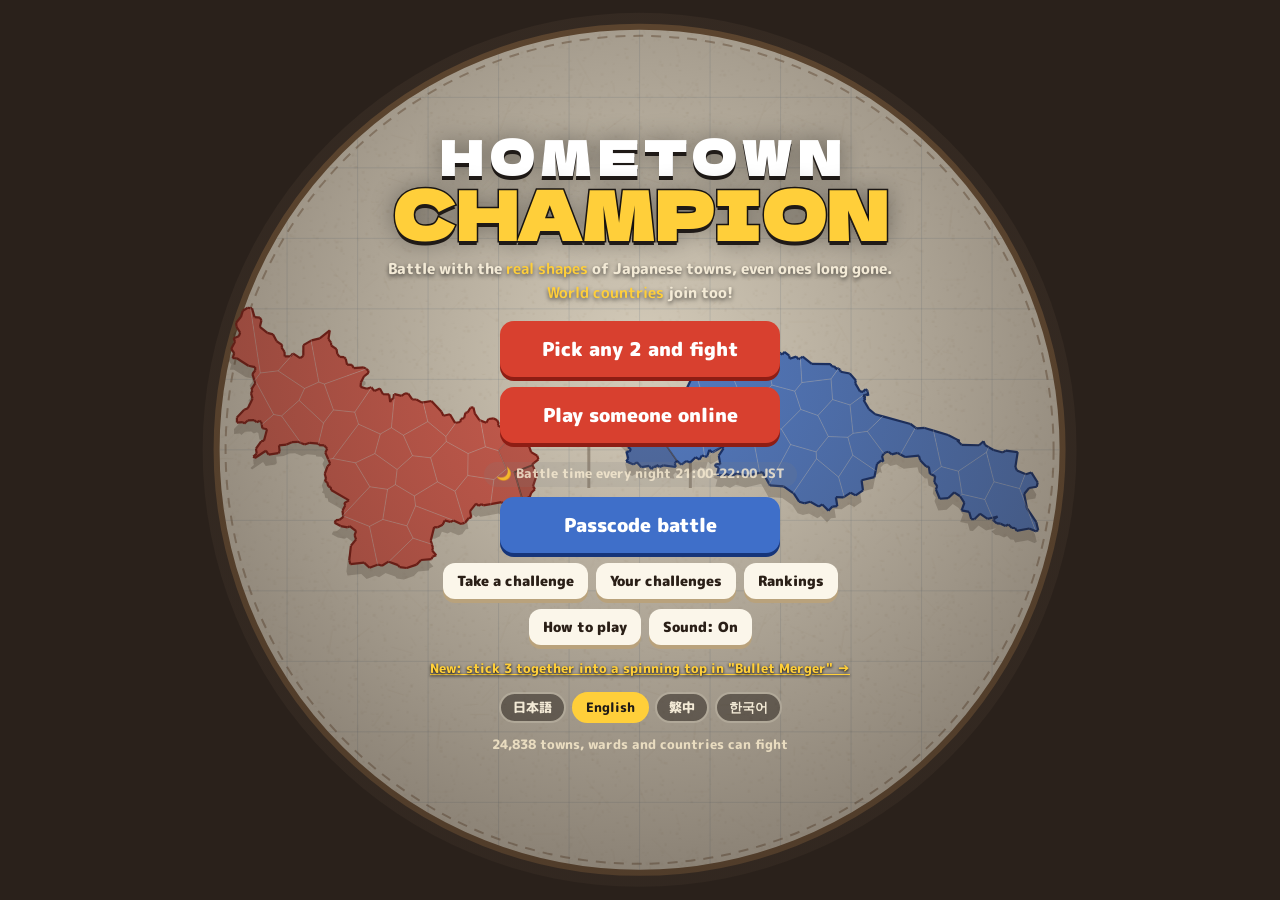
<file: index.html>
<!doctype html>
<html lang="ja">
<head>
<!-- Google tag (gtag.js) -->
<script async src="https://www.googletagmanager.com/gtag/js?id=G-5RB6XMN0QR"></script>
<script>
  window.dataLayer = window.dataLayer || [];
  function gtag(){dataLayer.push(arguments);}
  gtag('js', new Date());
  gtag('config', 'G-5RB6XMN0QR');
</script>
<meta charset="utf-8">
<meta name="viewport" content="width=device-width,initial-scale=1,maximum-scale=1,user-scalable=no,viewport-fit=cover">
<title>地元の最強</title>
<meta name="description" content="全国の市町村と世界の国の「本物の形」でぶつかり合う。明治から今まで、なくなった町村も昔の国も出られる。あなたの地元は最強か？">
<meta name="theme-color" content="#2a211b">
<meta property="og:title" content="地元の最強">
<meta property="og:description" content="全国の市町村と世界の国・州・都市・町、24,838が本物の形でぶつかり合う。あなたの地元は最強か？">
<meta property="og:type" content="website">
<meta property="og:url" content="https://nasubi-no-oniwa.github.io/jimoto/">
<meta property="og:site_name" content="なすびのお庭">
<meta property="og:image" content="https://nasubi-no-oniwa.github.io/jimoto/icons/ogp.png">
<meta property="og:image:width" content="1200">
<meta property="og:image:height" content="630">
<meta name="twitter:card" content="summary_large_image">
<meta name="twitter:title" content="地元の最強">
<meta name="twitter:description" content="全国の市町村と世界の国・州・都市・町、24,838が本物の形でぶつかり合う。あなたの地元は最強か？">
<meta name="twitter:image" content="https://nasubi-no-oniwa.github.io/jimoto/icons/ogp.png">
<meta name="apple-mobile-web-app-capable" content="yes">
<link rel="manifest" href="manifest.json">
<link rel="icon" href="icons/icon-192.png">
<link rel="apple-touch-icon" href="icons/apple-touch-icon.png">
<link rel="preconnect" href="https://fonts.googleapis.com">
<link rel="preconnect" href="https://fonts.gstatic.com" crossorigin>
<link href="https://fonts.googleapis.com/css2?family=Dela+Gothic+One&family=Yuji+Syuku&family=M+PLUS+Rounded+1c:wght@500;800;900&display=swap" rel="stylesheet">
<link rel="stylesheet" href="css/style.css?v=13">
<!-- nasubi-track: 結果画面とXへの投稿の回数を記録（ゲームの動きには影響しない） -->
<script>(function(){try{var G="jimoto",IDS=["result"];
function ev(n){try{if(typeof gtag==='function')gtag('event',n,{game:G});}catch(e){}}
var o=window.open;window.open=function(u){try{if(/intent\/(post|tweet)/.test(String(u)))ev('x_share');}catch(e){}return o.apply(window,arguments);};
if(!IDS.length)return;
function vis(e){if(!e||!e.isConnected||e.closest('[hidden]'))return false;var r=e.getBoundingClientRect();if(r.width<1||r.height<1)return false;for(var n=e;n&&n.nodeType===1;n=n.parentElement){var s=getComputedStyle(n);if(s.display==='none'||s.visibility==='hidden'||parseFloat(s.opacity)<0.05)return false;}return true;}
var was={};setInterval(function(){try{var any=false;for(var i=0;i<IDS.length;i++){if(vis(document.getElementById(IDS[i])))any=true;}if(any&&!was.v)ev('result_view');was.v=any;}catch(e){}},700);
}catch(e){}})();</script>
<!-- nasubi-ad: スマホのとき、結果画面とタイトル画面の決めた場所に広告の帯（と、決めた場所だけその下に大きい広告）を出す（遊んでいる最中は出さない・ボタンに重ねない・広告の幅320pxを切らない・画面が出たらすぐ見せるが、最初の1.2秒は押しても反応しない・画面が出るたびに新しい広告を読みこむ（場所ごとに30秒に1回まで）・画面が隠れて2秒たったら広告を外して止める・タイトル画面はタイトル用の広告枠を使う） -->
<script>(function(){try{var C=[{"a": "#result .sheet-in", "v": "#result"}, {"a": "#s-title div.t-wrap", "v": "#s-title", "t": 1, "b": 1, "m": 20, "x": "", "x2": ""}],BIG=1,M=20,EX="",EX2="",AD='https://nasubi-no-oniwa.github.io/ad/',AD2='https://nasubi-no-oniwa.github.io/ad/big.html',TAD='https://nasubi-no-oniwa.github.io/ad/t.html',TAD2='https://nasubi-no-oniwa.github.io/ad/tbig.html',LOCK=1200,HOLD=2000,MIN=30000;
if(/[?&]noad=1/.test(location.search))return;
if(!/iPhone|iPod|Android|Mobile|Windows Phone|BlackBerry/i.test(navigator.userAgent||''))return;
var S=[];
function vis(e){if(!e||!e.isConnected||e.closest('[hidden]'))return false;var r=e.getBoundingClientRect();if(r.width<1||r.height<1)return false;for(var n=e;n&&n.nodeType===1;n=n.parentElement){var s=getComputedStyle(n);if(s.display==='none'||s.visibility==='hidden'||parseFloat(s.opacity)<0.05)return false;}return true;}
function opt(i,k,d){return C[i][k]===undefined?d:C[i][k];}
function mk(i){var b=document.createElement('div');b.className='nsb-ad';b.style.cssText='display:block;position:static;float:none;box-sizing:content-box;width:320px;min-width:320px;max-width:none;height:50px;margin:'+opt(i,'m',M)+'px calc((100% - 320px) / 2) 0;padding:0;border:0;background:none;box-shadow:none;border-radius:0;transform:none;overflow:hidden;flex:0 0 auto;align-self:center;'+opt(i,'x',EX);return b;}
function mk2(i){var g=document.createElement('div');g.className='nsb-ad nsb-big';g.style.cssText='display:block;position:static;float:none;box-sizing:content-box;width:300px;min-width:300px;max-width:none;height:250px;margin:20px calc((100% - 300px) / 2) 0;padding:0;border:0;background:none;box-shadow:none;border-radius:0;transform:none;overflow:hidden;flex:0 0 auto;align-self:center;'+opt(i,'x2',EX2);return g;}
function mkf(u,w,h){var f=document.createElement('iframe');f.title='ad';f.setAttribute('scrolling','no');f.width=w;f.height=h;f.style.cssText='border:0;margin:0;padding:0;width:'+w+'px;height:'+h+'px;display:block;max-width:none;visibility:hidden;pointer-events:none';f.src=u;return f;}
function place(){for(var i=0;i<C.length;i++){var a=document.querySelector(C[i].a);if(!a)continue;var s=S[i]||(S[i]={b:mk(i),g:opt(i,'b',BIG)?mk2(i):null,on:false,since:0,hid:0,last:0,f:null,f2:null});var b=s.b;
if(C[i].p==='first'){if(a.firstElementChild!==b)a.insertBefore(b,a.firstChild);}else if(b.parentNode!==a)a.appendChild(b);
if(s.g&&b.nextSibling!==s.g)a.insertBefore(s.g,b.nextSibling);}}
function off(s,now){if(s.f){s.f.style.visibility='hidden';s.f.style.pointerEvents='none';}if(s.f2){s.f2.style.visibility='hidden';s.f2.style.pointerEvents='none';}s.on=false;s.since=0;s.hid=now;}
function kill(s){if(s.f){if(s.f.parentNode)s.f.parentNode.removeChild(s.f);s.f=null;}if(s.f2){if(s.f2.parentNode)s.f2.parentNode.removeChild(s.f2);s.f2=null;}}
function tick(){try{place();var k=-1,i,s,res=false,now=Date.now();
for(i=0;i<C.length;i++){s=S[i];if(!C[i].t&&s&&vis(document.querySelector(C[i].v))&&vis(s.b)){k=i;res=true;break;}}
if(k<0)for(i=0;i<C.length;i++){s=S[i];if(C[i].t&&s&&vis(document.querySelector(C[i].v))&&vis(s.b)){k=i;break;}}
if(document.hidden)k=-1;
for(i=0;i<C.length;i++){s=S[i];if(!s)continue;
if(C[i].t){var d=(res&&vis(document.querySelector(C[i].v)))?'none':'block';if(s.b.style.display!==d){s.b.style.display=d;if(s.g)s.g.style.display=d;}}
if(i!==k){if(s.on)off(s,now);if(s.f&&now-s.hid>=HOLD&&now-s.last>=MIN)kill(s);}}
if(k<0)return;
s=S[k];
if(!s.on){s.on=true;s.since=now;}
if(!s.f){var t=!!C[k].t;s.f=mkf(t?TAD:AD,320,50);s.b.appendChild(s.f);if(s.g){s.f2=mkf(t?TAD2:AD2,300,250);s.g.appendChild(s.f2);}s.last=now;}
if(s.f.parentNode!==s.b)s.b.appendChild(s.f);if(s.f2&&s.f2.parentNode!==s.g)s.g.appendChild(s.f2);
var pe=(now-s.since<LOCK)?'none':'auto';
s.f.style.visibility='visible';s.f.style.pointerEvents=pe;if(s.f2){s.f2.style.visibility='visible';s.f2.style.pointerEvents=pe;}
}catch(_){}}
function go(){place();try{new MutationObserver(place).observe(document.body,{childList:true,subtree:true});}catch(_){}setInterval(tick,300);}
if(document.body)go();else document.addEventListener('DOMContentLoaded',go);
}catch(e){}})();</script>
<!-- nasubi-next: 結果画面に「次のゲーム」を出す（右にスライドするか押すと、おすすめの画面。中身は nasubi-no-oniwa.github.io/next/next.js で全作品共通） -->
<script>window.NSB_NEXT={"g": "jimoto", "r": [{"a": "#result .sheet-in", "v": "#result"}], "ad": 1};</script>
<script src="https://nasubi-no-oniwa.github.io/next/next.js" defer></script>
</head>
<body>
<canvas id="arena"></canvas>

<!-- タイトル -->
<section class="screen active" id="s-title">
  <div class="t-wrap">
    <div class="logo" data-ih="logo"><span class="l1">地元の</span><span class="l2">最強</span></div>
    <p class="sub" data-ih="tagline">市町村の<b>本物の形</b>でぶつかり合え。<br>明治から今まで、なくなった町村もぜんぶ出られる。<br><b>世界の国</b>も参戦！</p>
    <div class="t-btns">
      <button class="btn big hot" id="btn-play" data-i="btn_play">好きな2つを戦わせる</button>
      <button class="btn big blue" id="btn-online" data-i="btn_online">あいことば対戦</button>
      <div class="row t-row2">
        <button class="btn sm2" id="btn-chal" data-i="btn_chal">挑戦状と戦う</button>
        <button class="btn sm2" id="btn-mine" data-i="btn_mine">あなたの挑戦状</button>
        <button class="btn sm2" id="btn-bz" data-i="btn_bz">番付</button>
      </div>
      <div class="row t-row2">
        <button class="btn sm2" id="btn-howto" data-i="howto">あそびかた</button>
        <button class="btn sm2" id="btn-snd"><span data-i="snd">音：</span><span id="snd-name">あり</span></button>
      </div>
      <p class="chal-mine" id="chal-mine"></p>
      <button class="news" id="chal-news" hidden></button>
      <a class="to-dangan" href="../dangan/" data-i="dangan_link">新作：3つをくっつけてコマにする「弾丸合併」→</a>
      <div class="langs" role="group" aria-label="Language"><button type="button" data-lang="ja">日本語</button><button type="button" data-lang="en">English</button><button type="button" data-lang="zh">繁中</button><button type="button" data-lang="ko">한국어</button></div>
    </div>
    <p class="loading" id="loading">市町村を読みこみ中…</p>
  </div>
</section>

<!-- えらぶ -->
<section class="screen" id="s-setup">
  <header class="bar">
    <button class="btn sm ghost" id="btn-setup-back" data-i="back_arrow">← もどる</button>
    <select class="cls" id="cls-sel"></select>
    <div class="mode" id="mode-box">
      <button class="seg on" data-mode="pol" data-i="pol_on">政策あり</button><button class="seg" data-mode="nopol" data-i="pol_off">政策なし</button>
    </div>
    <div class="on-st" id="on-st"></div>
  </header>
  <div class="side-tabs" id="side-tabs"></div>
  <div class="slots" id="slots" data-tab="0">
    <div class="slot" id="slot0"></div>
    <div class="vs-mid"><span>VS</span></div>
    <div class="slot" id="slot1"></div>
  </div>
  <footer class="bar bottom">
    <button class="btn big hot" id="btn-fight" data-i="fight_btn">はっけよい！</button>
  </footer>
</section>

<!-- 検索 -->
<div class="sheet" id="picker">
  <div class="sheet-in">
    <div class="pk-head">
      <input id="pk-q" type="search" placeholder="市町村の名前（ひらがなでもOK）" data-ip="ph_pk" autocomplete="off">
      <button class="btn sm" id="pk-rand" data-i="random">おまかせ</button>
      <button class="btn sm ghost" id="pk-close" data-i="close">とじる</button>
    </div>
    <div class="pk-hint" id="pk-hint" data-i="pk_hint0">例：「ふちゅう」「湯布院」「北海道 村」</div>
    <ul class="pk-list" id="pk-list"></ul>
  </div>
</div>

<!-- 試合 -->
<section class="screen" id="s-battle">
  <div class="hud">
    <div class="hp l"><b id="hn0"></b><div class="gauge"><i id="hg0"></i></div><span id="hv0">100%</span></div>
    <div class="clock" id="clock">60</div>
    <div class="hp r"><span id="hv1">100%</span><div class="gauge"><i id="hg1"></i></div><b id="hn1"></b></div>
  </div>
  <div class="call" id="call"></div>
  <div class="rec-bar" id="rec-bar" hidden><span class="rec-dot"></span><span id="rec-txt"></span><button class="btn sm" id="rec-cancel" data-i="vid_cancel">やめる</button></div>
  <div class="b-btns"><button class="btn sm ghost" id="btn-speed">×1</button><button class="btn sm ghost" id="btn-skip" data-i="skip">結果へ</button></div>
</section>

<!-- 結果 -->
<div class="sheet" id="result">
  <div class="sheet-in res">
    <div class="res-t" id="res-t"></div>
    <div class="res-line" id="res-line"></div>
    <canvas id="res-img" width="1200" height="675" hidden></canvas>
    <div class="row r-main"><button class="btn big hot img-btn" id="btn-img">勝利画像を出す</button><button class="btn big blue" id="btn-vid" data-i="vid_post">動画で投稿</button></div>
    <div class="row">
      <button class="btn" id="btn-replay" data-i="replay">もう一度見る</button>
      <button class="btn" id="btn-change">組み合わせを変える</button>
    </div>
    <div class="row" id="chal-row"><button class="btn" id="btn-chal-put" data-i="put_chal">挑戦状を置く</button><button class="btn hot" id="btn-chal-next" data-i="chal_next">べつの挑戦状と戦う</button></div>
    <p class="note" id="res-note"></p>
  </div>
</div>

<!-- 結果画像 -->
<div class="sheet" id="imgview">
  <div class="sheet-in iv">
    <img id="iv-img" alt="結果画像" data-ia="res_img">
    <div class="row">
      <button class="btn hot" id="btn-share" data-i="post_x">Xに投稿</button>
      <button class="btn" id="btn-save" data-i="save_img">画像を保存</button>
      <button class="btn" id="iv-close" data-i="close">とじる</button>
    </div>
    <p class="note" data-i="long_press">画像を長押しでも保存できます</p>
  </div>
</div>

<!-- 録画しますか？ -->
<div class="sheet" id="recq">
  <div class="sheet-in rq">
    <h3 data-i="rec_q_h">録画しますか？</h3>
    <p class="note" data-i="rec_q_note">録画すると、試合のあとすぐに動画で投稿できます。</p>
    <div class="row"><button class="btn big blue" id="rq-yes" data-i="rec_yes">録画する</button><button class="btn big" id="rq-no" data-i="rec_no">録画しない</button></div>
  </div>
</div>

<!-- 試合の動画 -->
<div class="sheet" id="vidview">
  <div class="sheet-in iv">
    <video id="vv" playsinline controls loop muted></video>
    <div class="row">
      <button class="btn hot" id="vv-share" data-i="post_x">Xに投稿</button>
      <button class="btn" id="vv-save" data-i="vid_save">動画を保存</button>
      <button class="btn" id="vv-close" data-i="close">とじる</button>
    </div>
    <p class="note" id="vv-note"></p>
  </div>
</div>

<!-- あなたの挑戦状 -->
<section class="screen" id="s-mine">
  <div class="panel">
    <header class="p-head"><button class="btn sm ghost" id="btn-mine-back" data-i="back_arrow">← もどる</button><h2 data-i="btn_mine">あなたの挑戦状</h2></header>
    <div class="p-body">
      <div id="mine-list"></div>
      <div class="xf">
        <h3 data-i="xf_h">ほかの端末に引き継ぐ</h3>
        <p class="note" data-i="xf_note">挑戦状は、この端末に覚えています。スマホを変えるときは、コードで引き継げます。</p>
        <div class="row"><button class="btn sm" id="btn-xf-out" data-i="xf_out">コードを出す</button><button class="btn sm" id="btn-xf-in" data-i="xf_in">コードを入れる</button></div>
      </div>
    </div>
  </div>
</section>

<!-- 番付 -->
<section class="screen" id="s-bz">
  <div class="panel">
    <header class="p-head"><button class="btn sm ghost" id="btn-bz-back" data-i="back_arrow">← もどる</button><h2 data-i="btn_bz">番付</h2><select class="cls" id="bz-reg" aria-label="地域" data-ia="bz_reg"></select></header>
    <div class="p-body">
      <p class="note bz-note" data-i="bz_note">この30日で挑戦者を倒した数で決まります（同じ市町村・向き・政策の相手は1回だけ数えます）。勝ちは試合を計算しなおして確かめ、合わないものは外します。</p>
      <p class="bz-st" id="bz-st"></p>
      <div id="bz-list"></div>
    </div>
  </div>
</section>

<!-- あいことば対戦 -->
<section class="screen" id="s-online">
  <div class="card on-card">
    <h2 data-i="btn_online">あいことば対戦</h2>
    <div id="on-form">
      <p class="note" data-i="on_note">同じ「あいことば」を入れた人と1対1。お互いに市町村・向き・政策をこっそり決めて、同時に公開します。3人目からは観戦です。</p>
      <label class="fld"><span data-i="name">なまえ</span><input id="in-name" maxlength="8" placeholder="8文字まで" data-ip="ph_name8"></label>
      <label class="fld"><span data-i="passcode">あいことば</span><input id="in-code" maxlength="20" placeholder="例：ちもとたいけつ" data-ip="ex_code"></label>
      <button class="btn hot wide" id="btn-join" data-i="join_in">入る</button>
    </div>
    <div id="on-wait" class="hide"><p class="big-note" id="on-msg">あいてを待っています…</p><p class="note" id="on-people"></p></div>
    <p class="err" id="on-err"></p>
    <button class="btn sm ghost" id="btn-on-back" data-i="back">もどる</button>
  </div>
</section>

<!-- あそびかた -->
<section class="screen" id="s-howto">
  <div class="card how">
    <h2 data-i="howto">あそびかた</h2>
    <ol>
      <li data-ih="how1"><b>2つの市町村をえらぶ。</b>名前（漢字でもひらがなでも）で探せます。明治から今までの市町村・区、なくなった町村もぜんぶ出られます。<b>世界の国・地域</b>（「フランス」「アメリカ」など）、カリフォルニア州・バイエルン自由州などの<b>州・省・県</b>、テヘラン・フィラデルフィアなどの<b>都市</b>、アルベロベッロ・オンフルールなどの<b>町</b>、ソビエト連邦などの<b>昔の国</b>（「昔の国」で探せます）とも戦えます。</li>
      <li data-ih="how2"><b>階級をえらぶ。</b>人口で「村の部（1万人まで）」「町の部（1万〜5万）」「市の部（5万〜30万）」「大都市の部（30万〜）」に分かれています。「全体の部」はだれでも出られます。</li>
      <li data-ih="how3"><b>向きを決める。</b>45度ずつ8方向。どこから相手に当たるかで結果が変わります。</li>
      <li data-ih="how4"><b>政策カードで味付け（3枚まで）。</b>予算は10。人口が少ない市町村には<b>交付金</b>がつき、予算が増えます（5千人未満＋10、2万人未満＋6、5万人未満＋3）。</li>
      <li data-ih="how5"><b>はっけよい！</b>あとは全自動。ぶつかるたびに割れて欠けていき、先に65％を失った方の負け。60秒たったら残りが多い方の勝ちです。もとの能力がずっと下の方が勝つと<b>「下剋上！」</b></li>
      <li data-ih="how6"><b>同じ組み合わせ・同じ向き・同じ政策なら、いつでも必ず同じ結果</b>になります。いろいろ試して、最強の地元を見つけてください。</li>
      <li data-ih="how7"><b>だれかと対戦</b>：待っている人と自動でつながります（全体の部・政策ありで勝負）。相手がいないときは、挑戦状と戦いながら待てます。毎晩21時〜22時は対戦タイム！</li>
      <li data-ih="how8"><b>挑戦状</b>：試合のあとに「挑戦状を置く」と、あなたの市町村・向き・政策が挑戦状になります。「挑戦状と戦う」で、だれかの挑戦状といつでも勝負。挑戦状ごとのリンクを送れば、その人とすぐ戦えます。「あなたの挑戦状」で1枚ずつの成績や、だれに破られたかが見られ、そこから<b>仕返し</b>もできます。</li>
      <li data-ih="how9"><b>番付</b>：都道府県・国ごとに、この30日で挑戦者を多く倒した挑戦状が「横綱」「大関」…と並びます。勝ちは試合を計算しなおして確かめています。</li>
    </ol>
    <h3 data-i="how_st_h">強さの決まり方</h3>
    <p class="note" data-ih="how_st">体力＝面積、勢い＝人口、速さ＝人口密度、かたさ＝形のまとまり、鋭さ＝形のトゲ。1980年より前になくなった町村の人口は、まわりの人口密度から出した<b>推定</b>です。読みがなにも推定のものがあります。<br>樺太（敷香町など）や台湾・朝鮮半島など、戦前の日本の外地にあった町村は、もとにしている地図データにふくまれていないため入っていません。<br>昔の国の形は、今の国や州の境界を組み合わせた<b>おおよその形</b>です。昔の国の人口は、その時代のおおよその人口です。海外の州・省・県の人口は、その中の町の人口から割り振った推定で、けただけ表示しています。区分は地図データの時点のもので、少し古いものがあります。国境は日本の立場にもとづく地図データを使っています。</p>
    <h3 data-i="data_h">データ</h3>
    <p class="credit" data-ih="credit">「国土数値情報（行政区域データ）」（国土交通省）をもとに、ROIS-DS人文学オープンデータ共同利用センター「歴史的行政区域データセットβ版」（CC BY 4.0）を加工して作成<br>人口：総務省統計局「国勢調査」（e-Stat）を加工して作成<br>読みがな：日本郵便「郵便番号データ」、総務省「標準地域コード」（e-Stat）をもとに作成<br>世界の国の形・人口：Natural Earth（パブリックドメイン）<br>国の名前：外務省「国・地域」の表記、海外領土などはUnicode CLDRの日本語名<br>州・省・県の名前：Natural Earth と Unicode CLDR の日本語名が一致したもの<br>都市の名前：Natural Earth と GeoNames の日本語名が一致したもの　都市の形：geoBoundaries（CC BY 4.0 など）　都市の人口：GeoNames<br>町の名前：GeoNames の日本語名のうち、日本語の固有名詞辞書 mecab-ipadic-NEologd（Apache License 2.0）にもあるもの<br>海外の人口の推定：GeoNames（CC BY 4.0）<br>効果音：Kenney「Impact Sounds」（CC0）　音楽：自作</p>
    <button class="btn" id="btn-how-back" data-i="back">もどる</button>
  </div>
</section>

<div class="toast" id="toast"></div>

<script src="js/i18n.js?v=12"></script>
<script src="js/firebase-config.js?v=8"></script>
<script src="js/rules.js?v=8"></script>
<script src="js/sim.js?v=8"></script>
<script src="js/data.js?v=11"></script>
<script src="js/render.js?v=12"></script>
<script src="js/resimg.js?v=11"></script>
<script src="js/sound.js?v=12"></script>
<script src="js/online.js?v=11"></script>
<script src="js/qm.js?v=11"></script>
<script src="js/chal.js?v=11"></script>
<script src="js/rec.js?v=12"></script>
<script src="js/main.js?v=12"></script>
</body>
</html>
</file>
<file: css/style.css>
:root { --paper: #f3ead6; --paper2: #fbf6ea; --ink: #2a1f17; --sumi: #1f1a17; --red: #d8402f; --red-d: #8e1d14; --blue: #3f6fc9; --blue-d: #16357a; --gold: #d9a520; --green: #3e9a55; --bg: #2a211b; }
* { box-sizing: border-box; -webkit-tap-highlight-color: transparent; }
html, body { margin: 0; height: 100%; overflow: hidden; background: var(--bg); color: var(--ink); font-family: 'M PLUS Rounded 1c', sans-serif; font-weight: 800; -webkit-user-select: none; user-select: none; }
#arena { position: fixed; inset: 0; width: 100%; height: 100%; display: block; }
button { font: inherit; color: inherit; cursor: pointer; }
.hide { display: none !important; }
.screen { position: fixed; inset: 0; display: none; }
.screen.active { display: flex; }
.btn { border: 0; border-radius: 14px; padding: 11px 18px; background: var(--paper2); color: var(--ink); font-size: 16px; font-weight: 900; box-shadow: 0 4px 0 #b9a27c; transition: transform .08s; }
.btn:active { transform: translateY(3px); box-shadow: 0 1px 0 #b9a27c; }
.btn.hot { background: var(--red); color: #fff; box-shadow: 0 4px 0 var(--red-d); }
.btn.blue { background: var(--blue); color: #fff; box-shadow: 0 4px 0 var(--blue-d); }
.btn.big { font-size: 19px; padding: 14px 22px; }
.btn.sm { font-size: 13px; padding: 7px 12px; border-radius: 10px; box-shadow: 0 3px 0 #b9a27c; }
.btn.ghost { background: rgba(255,255,255,.12); color: #fff; box-shadow: 0 3px 0 rgba(0,0,0,.35); }
.btn.wide { width: 100%; }
.btn:disabled { opacity: .45; }
.row { display: flex; gap: 10px; justify-content: center; flex-wrap: wrap; margin-top: 10px; }

/* タイトル */
#s-title { align-items: center; justify-content: center; background: radial-gradient(circle at 50% 40%, rgba(42,33,27,.15), rgba(42,33,27,.75)); }
.t-wrap { text-align: center; padding: max(16px, env(safe-area-inset-top)) 16px 16px; max-width: 560px; }
.logo { font-family: 'Dela Gothic One', sans-serif; line-height: 1; color: #fff; text-shadow: 0 4px 0 var(--sumi), 0 0 24px rgba(0,0,0,.4); }
.logo .l1 { display: block; font-size: clamp(30px, min(8vw, 9vh), 54px); letter-spacing: .1em; }
.logo .l2 { display: block; font-size: clamp(64px, min(20vw, 22vh), 140px); color: #ffcf3a; letter-spacing: .04em; -webkit-text-stroke: 3px var(--sumi); paint-order: stroke fill; }
.sub { color: #f3ead6; font-size: 15px; line-height: 1.6; margin: 12px 0 16px; text-shadow: 0 2px 4px rgba(0,0,0,.6); }
.sub b { color: #ffcf3a; }
.t-btns { display: flex; flex-direction: column; gap: 10px; align-items: center; }
.t-btns .btn.big { min-width: 280px; }
.loading { color: #e9dcc0; font-size: 13px; margin-top: 12px; }
@media (max-height: 470px) { .logo .l2 { font-size: 70px; } .sub { margin: 6px 0 8px; font-size: 13px; } .t-btns { gap: 6px; } .btn.big { padding: 10px 18px; font-size: 16px; } }

/* えらぶ */
#s-setup { flex-direction: column; background: rgba(42,33,27,.88); }
.bar { display: flex; align-items: center; gap: 10px; padding: max(8px, env(safe-area-inset-top)) max(10px, env(safe-area-inset-right)) 8px max(10px, env(safe-area-inset-left)); color: #fff; }
.bar.bottom { justify-content: center; padding-bottom: max(10px, env(safe-area-inset-bottom)); }
.bar.bottom .btn { min-width: 260px; }
.mode { display: flex; background: rgba(255,255,255,.12); border-radius: 12px; padding: 3px; margin-left: auto; }
.seg { border: 0; background: none; color: #e9dcc0; padding: 6px 12px; border-radius: 9px; font-size: 13px; }
.seg.on { background: var(--paper2); color: var(--ink); }
.on-st { font-size: 12px; color: #ffcf3a; }
.slots { flex: 1; display: flex; gap: 8px; padding: 0 max(10px, env(safe-area-inset-right)) 0 max(10px, env(safe-area-inset-left)); overflow: hidden; min-height: 0; }
.vs-mid { display: flex; align-items: center; justify-content: center; font-family: 'Dela Gothic One'; color: #ffcf3a; font-size: 24px; text-shadow: 0 3px 0 var(--sumi); }
.slot { flex: 1; min-width: 0; background: var(--paper); border-radius: 16px; padding: 10px; overflow-y: auto; box-shadow: inset 0 0 0 3px var(--red); position: relative; }
#slot1 { box-shadow: inset 0 0 0 3px var(--blue); }
@media (max-aspect-ratio: 1/1) { .slots { flex-direction: column; overflow-y: auto; } .slot { flex: none; overflow: visible; } .vs-mid { font-size: 18px; } }
.sl-side { display: inline-block; font-size: 11px; color: #fff; background: var(--red); border-radius: 6px; padding: 1px 8px; }
#slot1 .sl-side { background: var(--blue); }
.sl-empty { display: flex; flex-direction: column; align-items: center; justify-content: center; gap: 10px; min-height: 160px; color: #7a6a55; }
.sl-top { display: flex; gap: 10px; align-items: flex-start; margin-top: 6px; }
.sl-shape { position: relative; flex: 0 0 auto; }
.sl-shape canvas { display: block; background: var(--paper2); border-radius: 12px; }
.dir { display: flex; gap: 4px; justify-content: center; margin-top: 4px; }
.dir .btn { padding: 4px 9px; font-size: 13px; }
.dir-lab { font-size: 11px; color: #7a6a55; text-align: center; }
.sl-info { min-width: 0; flex: 1; }
.sl-name { font-size: 20px; line-height: 1.15; word-break: break-all; }
.sl-name small { display: block; font-size: 11px; color: #7a6a55; font-weight: 800; }
.badge { display: inline-block; font-size: 11px; padding: 2px 8px; border-radius: 999px; margin: 4px 0; background: #2f8a4b; color: #fff; }
.badge.old { background: #8a6a3a; }
.sl-data { font-size: 12px; color: #4a3a2a; line-height: 1.6; font-weight: 800; }
.sl-data .est { color: #b0571b; }
.sl-mid { display: flex; gap: 8px; align-items: center; margin-top: 6px; }
.sl-mid canvas { flex: 0 0 auto; }
.st-list { flex: 1; font-size: 12px; line-height: 1.55; }
.st-list div { display: flex; justify-content: space-between; gap: 6px; border-bottom: 1px dashed rgba(60,40,20,.15); }
.st-list span { color: #7a6a55; font-weight: 800; font-size: 10px; }
.st-list .up { color: #b07a00; } .st-list .kf { color: var(--green); } .st-list .dn { color: #b0302a; }
.pol-h { display: flex; justify-content: space-between; align-items: baseline; margin-top: 8px; font-size: 13px; }
.pol-h .bud b { font-size: 16px; } .pol-h .kof { color: var(--green); font-size: 11px; }
.pols { display: grid; grid-template-columns: repeat(auto-fill, minmax(118px, 1fr)); gap: 6px; margin-top: 6px; }
.pol { border: 2px solid rgba(60,40,20,.2); background: var(--paper2); border-radius: 10px; padding: 5px 7px; text-align: left; font-size: 12px; line-height: 1.25; }
.pol b { font-size: 13px; } .pol i { float: right; font-style: normal; background: var(--ink); color: #fff; border-radius: 6px; padding: 0 5px; font-size: 11px; }
.pol small { display: block; color: #6a5a45; font-size: 10px; font-weight: 800; }
.pol.on { border-color: var(--gold); background: #fff3c8; }
.pol.on.kf { border-color: var(--green); background: #e1f3e4; }
.pol:disabled { opacity: .4; }
.sl-btns { display: flex; gap: 6px; margin-top: 8px; }
.hidden-foe { display: flex; align-items: center; justify-content: center; min-height: 160px; color: #7a6a55; text-align: center; font-size: 14px; }

/* 検索 */
.sheet { position: fixed; inset: 0; background: rgba(20,15,10,.6); display: none; align-items: center; justify-content: center; z-index: 20; padding: 10px; }
.sheet.on { display: flex; }
.sheet-in { background: var(--paper); border-radius: 18px; width: 100%; max-width: 620px; max-height: 100%; display: flex; flex-direction: column; overflow: hidden; box-shadow: 0 20px 40px rgba(0,0,0,.4); }
.pk-head { display: flex; gap: 6px; padding: 10px; }
.pk-head input { flex: 1; min-width: 0; font: inherit; font-size: 17px; padding: 9px 12px; border-radius: 12px; border: 2px solid #c9b38f; background: #fff; -webkit-user-select: text; user-select: text; }
.pk-hint { font-size: 12px; color: #7a6a55; padding: 0 12px 6px; }
.pk-list { list-style: none; margin: 0; padding: 0 6px 10px; overflow-y: auto; flex: 1; }
.pk-list li { display: flex; align-items: center; gap: 10px; padding: 8px; border-radius: 10px; cursor: pointer; }
.pk-list li:nth-child(odd) { background: rgba(255,255,255,.45); }
.pk-list li:active { background: #fff3c8; }
.pk-list .nm { font-size: 16px; } .pk-list .kn { font-size: 11px; color: #7a6a55; display: block; font-weight: 800; }
.pk-list .bd { margin-left: auto; text-align: right; font-size: 11px; white-space: nowrap; }

/* 試合 */
#s-battle { pointer-events: none; }
.hud { position: absolute; top: max(6px, env(safe-area-inset-top)); left: max(8px, env(safe-area-inset-left)); right: max(8px, env(safe-area-inset-right)); display: flex; align-items: center; gap: 8px; color: #fff; }
.hp { flex: 1; display: flex; align-items: center; gap: 6px; min-width: 0; }
.hp.r { flex-direction: row; }
.hp b { font-size: 13px; white-space: nowrap; overflow: hidden; text-overflow: ellipsis; max-width: 34%; }
.hp span { font-size: 13px; font-variant-numeric: tabular-nums; width: 40px; text-align: center; }
.gauge { flex: 1; height: 14px; background: rgba(255,255,255,.15); border-radius: 7px; overflow: hidden; position: relative; }
.gauge::after { content: ''; position: absolute; top: 0; bottom: 0; left: 35%; width: 2px; background: rgba(255,255,255,.6); }
.hp.r .gauge::after { left: auto; right: 35%; }
.gauge i { display: block; height: 100%; width: 100%; background: var(--red); transition: width .2s; }
.hp.r .gauge i { background: var(--blue); margin-left: auto; }
.clock { font-family: 'Dela Gothic One'; font-size: 24px; min-width: 44px; text-align: center; color: #ffcf3a; }
.call { position: absolute; left: 0; right: 0; top: 40%; text-align: center; font-family: 'Dela Gothic One'; font-size: clamp(36px, 9vw, 80px); color: #fff; text-shadow: 0 5px 0 var(--sumi), 0 0 20px rgba(0,0,0,.5); opacity: 0; transform: scale(.8); transition: opacity .2s, transform .25s; white-space: pre-line; line-height: 1.1; }
.call.on { opacity: 1; transform: scale(1); }
.call small { display: block; font-family: 'M PLUS Rounded 1c'; font-size: .3em; margin-top: 6px; }
.b-btns { position: absolute; right: max(10px, env(safe-area-inset-right)); bottom: max(10px, env(safe-area-inset-bottom)); display: flex; gap: 6px; pointer-events: auto; }

/* 結果 */
.res { padding: 12px; text-align: center; overflow-y: auto; }
.res-t { font-family: 'Dela Gothic One'; font-size: 34px; color: var(--red-d); }
.res-line { font-size: 15px; margin: 2px 0 8px; }
#res-img { width: 100%; height: auto; border-radius: 10px; box-shadow: 0 4px 12px rgba(0,0,0,.25); }
.note { font-size: 12px; color: #6a5a45; font-weight: 500; line-height: 1.6; }

/* カード */
#s-online, #s-howto { align-items: center; justify-content: center; background: rgba(42,33,27,.85); padding: 10px; }
.card { background: var(--paper); border-radius: 18px; padding: 16px 18px; max-width: 520px; width: 100%; max-height: 100%; overflow-y: auto; text-align: center; }
.card h2 { font-family: 'Dela Gothic One'; font-weight: 400; margin: 0 0 8px; }
.card h3 { margin: 12px 0 4px; font-size: 15px; text-align: left; }
.how { max-width: 640px; text-align: left; }
.how h2 { text-align: center; } .how ol { padding-left: 1.3em; font-size: 14px; font-weight: 500; line-height: 1.65; margin: 0; } .how li { margin-bottom: 6px; } .how b { font-weight: 900; }
.how .btn { display: block; margin: 12px auto 0; }
.credit { font-size: 11px; color: #6a5a45; font-weight: 500; line-height: 1.6; }
.fld { display: flex; flex-direction: column; text-align: left; font-size: 13px; gap: 4px; margin-bottom: 10px; }
.fld input { font: inherit; font-size: 17px; padding: 10px 12px; border-radius: 12px; border: 2px solid #c9b38f; -webkit-user-select: text; user-select: text; }
.big-note { font-size: 17px; } .err { color: #c0281c; font-size: 13px; min-height: 1em; }
.toast { position: fixed; left: 50%; bottom: 24px; transform: translateX(-50%); background: rgba(20,15,10,.88); color: #fff; padding: 8px 16px; border-radius: 999px; font-size: 14px; opacity: 0; transition: opacity .25s; pointer-events: none; z-index: 30; }
.toast.on { opacity: 1; }
#res-img { max-height: 46vh; width: auto; max-width: 100%; }
@media (max-height: 470px) { .res-t { font-size: 24px; } .res-line { font-size: 13px; margin-bottom: 4px; } #res-img { max-height: 40vh; } .res .row { margin-top: 6px; } .res .btn { padding: 8px 14px; font-size: 14px; } .sl-shape canvas { width: 96px !important; height: 96px !important; } .sl-name { font-size: 17px; } }

.cls { font: inherit; font-size: 13px; font-weight: 900; padding: 6px 8px; border-radius: 10px; border: 0; background: var(--paper2); color: var(--ink); max-width: 46vw; }
.cls-warn { background: #fde2d8; color: #9a2a14; border-radius: 10px; padding: 4px 8px; font-size: 12px; margin-top: 6px; }
.gk { display: inline-block; background: #ffcf3a; color: var(--sumi); border-radius: 8px; padding: 0 8px; margin-left: 6px; font-family: 'Dela Gothic One'; font-weight: 400; }
/* 挑戦状 */
.chal-mine { margin: 2px 0 0; font-size: 13px; font-weight: 800; color: #ffcf3a; min-height: 0; text-shadow: 0 1px 0 rgba(0,0,0,.5); }
.chal-mine:empty { display: none; }
.chal-h { display: block; font-size: 11px; font-weight: 800; opacity: .8; }
#chal-row .btn[hidden], .btn[hidden] { display: none !important; }
#chal-row:not(:has(.btn:not([hidden]))) { display: none; }
.qm-cnt { color: #f3e7cf; }
@media (max-height: 470px) { .qm-cnt { margin-top: 0; font-size: 11.5px; line-height: 1.35; } .qm-cnt .qm-prime { margin-top: 1px; padding: 1px 10px; font-size: 11px !important; } }
@media (max-height: 420px) { .sub { display: none; } }
@media (max-height: 420px) { .logo .l2 { font-size: 58px; } .logo .l1 { font-size: 20px; } }
.pk-list li.pk-note { font-size: 12.5px; color: #7a5a2a; cursor: default; background: transparent; line-height: 1.5; }
.pk-list .nm small { font-size: .78em; opacity: .75; font-weight: 800; }
/* 結果画像 */
.img-btn { display: block; margin: 6px auto 2px; min-width: 260px; }
#imgview { z-index: 25; background: rgba(15,11,8,.86); }
.iv { padding: 12px; text-align: center; width: auto; max-width: min(940px, 100%); overflow-y: auto; }
.iv img { display: block; margin: 0 auto; width: auto; max-width: 100%; height: auto; max-height: calc(100vh - 150px); object-fit: contain; border-radius: 10px; box-shadow: 0 6px 16px rgba(0,0,0,.35); -webkit-touch-callout: default; -webkit-user-select: auto; user-select: auto; }
.iv .note { margin: 6px 0 0; }
@media (max-height: 470px) { .iv img { max-height: calc(100vh - 110px); } .iv .row { margin-top: 6px; } .iv .btn { padding: 8px 14px; font-size: 14px; } }
#res-img[hidden] { display: none !important; }
/* タイトル：あなたの挑戦状・番付・お知らせ */
.t-row2 { margin-top: 0; gap: 8px; }
.btn.sm2 { font-size: 14px; padding: 8px 14px; border-radius: 12px; }

.news { border: 0; background: #ffcf3a; color: var(--sumi); font: inherit; font-size: 13px; font-weight: 800; padding: 6px 14px; border-radius: 999px; box-shadow: 0 3px 0 #9a7410; max-width: 100%; animation: newsPop .6s ease-out; }
.news b { font-weight: 900; }
.news[hidden] { display: none; }
@keyframes newsPop { 0% { transform: scale(.7); opacity: 0; } 70% { transform: scale(1.06); } 100% { transform: scale(1); opacity: 1; } }
@media (max-height: 470px) { .t-row2 .btn { padding: 6px 12px; font-size: 13px; } .news { padding: 4px 12px; font-size: 12px; } }
/* 画面（あなたの挑戦状・番付） */
#s-mine, #s-bz { align-items: stretch; justify-content: center; background: rgba(42,33,27,.92); padding: max(8px, env(safe-area-inset-top)) max(8px, env(safe-area-inset-right)) max(8px, env(safe-area-inset-bottom)) max(8px, env(safe-area-inset-left)); }
.panel { background: var(--paper); border-radius: 18px; width: 100%; max-width: 620px; display: flex; flex-direction: column; overflow: hidden; }
.p-head { display: flex; align-items: center; gap: 8px; padding: 10px 12px; background: var(--sumi); color: #fff; flex-wrap: wrap; }
.p-head h2 { margin: 0; font-family: 'Dela Gothic One'; font-weight: 400; font-size: 20px; letter-spacing: .04em; }
.p-head .cls { margin-left: auto; max-width: 52vw; font-size: 14px; padding: 7px 8px; }
.p-body { flex: 1; overflow-y: auto; padding: 10px 12px 16px; -webkit-overflow-scrolling: touch; }
.mc-empty { text-align: center; color: #6a5a45; font-size: 14px; line-height: 1.7; padding: 20px 6px; margin: 0; }
.mc { background: var(--paper2); border-radius: 14px; padding: 10px; margin-bottom: 10px; box-shadow: 0 2px 0 #d9c8a6; }
.mc.gone { opacity: .6; }
.mc-head { display: flex; gap: 10px; align-items: center; }
.mc-shape { flex: 0 0 auto; background: #fff; border-radius: 10px; }
.mc-info { min-width: 0; flex: 1; display: flex; flex-direction: column; gap: 1px; }
.mc-info b { font-size: 19px; line-height: 1.2; word-break: break-all; }
.mc-info small { font-size: 11.5px; color: #6a5a45; font-weight: 800; }
.mc-rec { display: flex; align-items: baseline; gap: 6px; flex-wrap: wrap; margin-top: 2px; }
.mc-rec .w { color: var(--red-d); font-size: 17px; font-weight: 900; } .mc-rec .l { color: var(--blue-d); font-size: 17px; font-weight: 900; }
.mc-rec em { font-style: normal; background: #6a5a45; color: #fff; font-size: 11px; border-radius: 6px; padding: 1px 7px; }
.mc-res { list-style: none; margin: 8px 0 0; padding: 0; border-top: 1px dashed rgba(60,40,20,.2); }
.mc-res li { display: flex; align-items: center; gap: 8px; padding: 6px 2px; border-bottom: 1px dashed rgba(60,40,20,.12); font-size: 13px; }
.mc-res li.none { color: #7a6a55; font-weight: 500; }
.mc-res li.new { background: #fff3c8; border-radius: 8px; }
.mc-res .mk { flex: 0 0 auto; width: 26px; height: 26px; border-radius: 50%; display: flex; align-items: center; justify-content: center; color: #fff; font-size: 13px; font-weight: 900; }
.mc-res .mk.w { background: var(--red); } .mc-res .mk.l { background: #6a5a45; }
.mc-res .who { flex: 1; min-width: 0; line-height: 1.35; word-break: break-all; }
.mc-res .who small { display: block; color: #8a7a65; font-size: 11px; font-weight: 500; }
.mc-res .btn { flex: 0 0 auto; }
.mc-btns { display: flex; gap: 6px; flex-wrap: wrap; margin-top: 8px; }
.xf { border-top: 2px dashed rgba(60,40,20,.2); margin-top: 6px; padding-top: 6px; text-align: center; }
.xf h3 { margin: 6px 0 2px; font-size: 15px; }
.xf .note { margin: 0; }
.xf-code { font-family: 'Dela Gothic One'; font-size: 34px; letter-spacing: .08em; margin: 6px 0; color: var(--ink); -webkit-user-select: all; user-select: all; }
/* 番付 */
.bz-note { margin: 0 0 6px; }
.bz-st { font-size: 12px; color: #9a6a10; margin: 0 0 6px; min-height: 1em; }
.bz-st:empty { display: none; }
.bz-row { display: flex; align-items: center; gap: 8px; background: var(--paper2); border-radius: 12px; padding: 8px; margin-bottom: 8px; box-shadow: 0 2px 0 #d9c8a6; }
.bz-row.top { background: linear-gradient(135deg, #fff6d8, #ffe08a); box-shadow: 0 2px 0 #c9a23a; }
.bz-rank { flex: 0 0 auto; writing-mode: vertical-rl; font-family: 'Yuji Syuku', serif; font-weight: 400; font-size: 17px; background: var(--sumi); color: #fff; border-radius: 8px; padding: 6px 3px; min-height: 64px; display: flex; align-items: center; justify-content: center; letter-spacing: .05em; }
.bz-row.top .bz-rank { background: #c8281c; font-size: 20px; }
.bz-info { flex: 1; min-width: 0; display: flex; flex-direction: column; line-height: 1.3; }
.bz-info small { font-size: 11px; color: #6a5a45; font-weight: 800; }
.bz-info .nm { font-size: 17px; word-break: break-all; }
.bz-w { font-size: 12px; color: #4a3a2a; }
.bz-w b { color: var(--red-d); font-size: 15px; margin: 0 2px; }
.bz-w i { font-style: normal; margin-left: 6px; font-size: 10.5px; background: #e9dcc0; border-radius: 6px; padding: 1px 6px; color: #7a5a2a; }
.bz-row .btn { flex: 0 0 auto; }
.bz-row .btn:disabled { opacity: .55; }
/* 上の帯：せまい画面でもつぶれないように（説明は2段目へ） */
#s-setup .bar:not(.bottom) { flex-wrap: wrap; row-gap: 6px; }
.bar .btn, .seg { white-space: nowrap; flex: 0 0 auto; }
#s-setup .bar .cls { flex: 0 1 auto; min-width: 0; }
.on-st { flex: 1 0 100%; order: 9; line-height: 1.4; }
.on-st:empty { display: none; }
.qm-card .xf-code, .xf-code { font-size: 34px !important; line-height: 1.2; }
/* タイトルが入りきらない画面では、上が切れずにスクロールできるように */
#s-title { align-items: flex-start; overflow-y: auto; -webkit-overflow-scrolling: touch; }
#s-title .t-wrap { margin: auto; }
@media (max-height: 700px) { .logo .l2 { font-size: clamp(56px, min(18vw, 15vh), 120px); } .sub { margin: 8px 0 10px; } }
@media (max-height: 470px) { .sub { display: none; } .logo .l1 { font-size: 22px; } .logo .l2 { font-size: 56px; } .t-btns .btn.big { padding: 9px 18px; font-size: 16px; } }
.toast { bottom: calc(90px + env(safe-area-inset-bottom)); max-width: calc(100% - 32px); text-align: center; }
.bz-w { display: flex; flex-wrap: wrap; column-gap: 8px; }
.bz-w > span { white-space: nowrap; }
.bz-info small b { word-break: break-all; }
.mc-note { flex-basis: 100%; font-size: 11px; color: #8a7a65; font-weight: 500; }
/* スマホで2回つづけてタップしても拡大しないように（スクロールはそのままできる） */
html, body, * { touch-action: manipulation; }

/* 弾丸合併へのリンク */
.to-dangan { display: inline-block; margin-top: 4px; color: #ffcf3a; font-size: 13px; font-weight: 800; text-shadow: 0 1px 3px #000; }
@media (max-height: 470px) { .to-dangan { font-size: 12px; margin-top: 0; } }

/* ことばの切りかえ（タイトルは暗い背景なので明るい色） */
.langs{display:flex;flex-wrap:wrap;gap:6px;justify-content:center;margin-top:4px}
.langs button{font:800 13px 'M PLUS Rounded 1c',sans-serif;background:rgba(23,17,13,.45);color:#f3ead6;border:2px solid rgba(243,234,214,.55);border-radius:999px;padding:4px 12px;cursor:pointer}
.langs button[aria-pressed="true"]{background:#ffcf3a;color:var(--sumi);border-color:#ffcf3a}
@media (max-height: 470px) { .langs { margin-top: 0; } .langs button { padding: 2px 10px; font-size: 12px; } }
/* 韓国語：Dela Gothic One にハングルがないので Black Han Sans */
html[data-lang="ko"] .logo,html[data-lang="ko"] .call,html[data-lang="ko"] .clock,html[data-lang="ko"] .res-t,html[data-lang="ko"] .card h2,html[data-lang="ko"] .p-head h2,html[data-lang="ko"] .gk,html[data-lang="ko"] .vs-mid,html[data-lang="ko"] .xf-code{font-family:'Black Han Sans','Dela Gothic One',sans-serif;font-weight:400}
html[data-lang="ko"] .logo .l2{letter-spacing:.08em}
/* 繁體中文の題字 */
html[data-lang="zh"] .logo{font-family:'Noto Sans TC','Dela Gothic One',sans-serif;font-weight:900;font-synthesis:none}
/* 英語の題字：横に長いので小さめ */
html[data-lang="en"] .logo .l1{letter-spacing:.16em;padding-left:.16em;font-size:clamp(24px,min(7vw,7.5vh),46px)}
html[data-lang="en"] .logo .l2{font-size:clamp(32px,min(11vw,12vh),66px);letter-spacing:.02em}
@media (max-height: 470px) { html[data-lang="en"] .logo .l2 { font-size: 46px; } }
@media (max-height: 420px) { html[data-lang="en"] .logo .l2 { font-size: 40px; } html[data-lang="en"] .logo .l1 { font-size: 18px; } }
/* 外国語は長い名前が多いので、語の切れ目で折り返す */
html:not([data-lang="ja"]) .sl-name{word-break:normal;overflow-wrap:anywhere}
html:not([data-lang="ja"]) .mc-info b,html:not([data-lang="ja"]) .mc-res .who{word-break:normal;overflow-wrap:anywhere}
html[data-lang="ko"] .sl-name,html[data-lang="ko"] .res-line,html[data-lang="ko"] .mc-info b{word-break:keep-all;overflow-wrap:anywhere}
/* 韓国語：語の途中で折り返さない */
html[data-lang="ko"] .res-t,html[data-lang="ko"] .call,html[data-lang="ko"] .qm-fld,html[data-lang="ko"] .pk-list .badge,html[data-lang="ko"] .mc-res .who,html[data-lang="ko"] .hidden-foe,html[data-lang="ko"] .cls-warn{word-break:keep-all;overflow-wrap:anywhere}
html:not([data-lang="ja"]) .qm-fld{white-space:nowrap}
.qm-fld input{min-width:0}
html:not([data-lang="ja"]) .bz-w > span{white-space:normal}
/* タイトル：入りきらない画面では上からスクロール（入るときは今までどおり真ん中） */
#s-title{overflow-y:auto;align-items:flex-start;-webkit-overflow-scrolling:touch}
#s-title .t-wrap{margin:auto}
/* 明るい箱の上の「とじる」「もどる」が見えるように */
.card .btn.ghost,.sheet-in .btn.ghost{background:rgba(42,33,27,.1);color:var(--ink);box-shadow:0 3px 0 rgba(42,33,27,.2)}
/* 検索：外国語の合併先は長いので折り返す */
html:not([data-lang="ja"]) .pk-list .bd{white-space:normal;max-width:48%}
html:not([data-lang="ja"]) .pk-list .bd .badge{line-height:1.35}
/* 番付の位：英語・韓国語は横書き */
html[data-lang="en"] .bz-rank,html[data-lang="ko"] .bz-rank{writing-mode:horizontal-tb;font-family:'M PLUS Rounded 1c',sans-serif;font-weight:900;font-size:12px;width:62px;min-height:52px;padding:4px;text-align:center;letter-spacing:0;line-height:1.2}
html[data-lang="en"] .bz-row.top .bz-rank,html[data-lang="ko"] .bz-row.top .bz-rank{font-size:13px}
/* 繁體中文：筆の字体に繁体字がないので、丸ゴシックの横書き */
html[data-lang="zh"] .bz-rank{writing-mode:horizontal-tb;font-family:'M PLUS Rounded 1c',sans-serif;font-weight:900;font-size:14px;width:50px;min-height:52px;padding:4px;text-align:center;letter-spacing:0;line-height:1.2}

/* ===== 2026-10-31 リニューアル：スマホで選びやすく ===== */
.side-tabs { display: none; }
@media (max-aspect-ratio: 1/1) {
  .side-tabs { display: flex; align-items: stretch; gap: 6px; padding: 0 max(10px, env(safe-area-inset-right)) 8px max(10px, env(safe-area-inset-left)); }
  .stab { flex: 1 1 0; min-width: 0; display: flex; align-items: center; gap: 6px; border: 0; border-radius: 14px; padding: 6px 8px; background: rgba(243,234,214,.18); color: #f3ead6; text-align: left; box-shadow: inset 0 0 0 2px rgba(243,234,214,.25); }
  .stab canvas { width: 44px; height: 44px; flex: 0 0 auto; background: rgba(251,246,234,.9); border-radius: 10px; }
  .st-t { min-width: 0; display: flex; flex-direction: column; line-height: 1.2; }
  .st-t small { font-size: 11px; opacity: .85; }
  .st-t b { font-size: 15px; white-space: nowrap; overflow: hidden; text-overflow: ellipsis; }
  .stab.on { background: var(--paper); color: var(--ink); box-shadow: inset 0 0 0 3px var(--red), 0 3px 0 rgba(0,0,0,.35); }
  .stab.s1.on { box-shadow: inset 0 0 0 3px var(--blue), 0 3px 0 rgba(0,0,0,.35); }
  .stab.empty:not(.on) { animation: stabPulse 1.4s ease-in-out infinite; }
  @keyframes stabPulse { 50% { background: rgba(255,207,58,.38); } }
  .st-vs { align-self: center; font-family: 'Dela Gothic One'; color: #ffcf3a; font-size: 16px; text-shadow: 0 2px 0 var(--sumi); }
  html[data-lang="ko"] .st-vs { font-family: 'Black Han Sans','Dela Gothic One',sans-serif; }
  /* えらんでいる方だけを大きく出す */
  .slots { flex-direction: column; overflow: hidden; }
  .slots .vs-mid { display: none; }
  .slots[data-tab="0"] #slot1, .slots[data-tab="1"] #slot0 { display: none; }
  .slots .slot { flex: 1 1 auto; overflow-y: auto; -webkit-overflow-scrolling: touch; }
  /* 向き・政策を押しやすく */
  .dir { gap: 8px; }
  .dir .btn { padding: 8px 14px; font-size: 20px; line-height: 1; border-radius: 12px; }
  .pols { grid-template-columns: repeat(auto-fill, minmax(140px, 1fr)); gap: 8px; }
  .pol { min-height: 58px; padding: 8px 9px; }
  .pol b { font-size: 14px; }
  .pol i { font-size: 13px; padding: 1px 7px; }
  .pol small { font-size: 12px; line-height: 1.35; margin-top: 2px; }
  .sl-btns .btn { flex: 1 1 0; padding: 10px 12px; font-size: 15px; }
  /* 上の帯を1段に */
  #s-setup .bar:not(.bottom) { gap: 6px; }
  #s-setup .bar .cls { flex: 1 1 0; width: 0; min-width: 0; }
  #s-setup .bar .seg { padding: 6px 8px; font-size: 12px; }
}
/* 政策カード：説明の字を読みやすく（PCも） */
.pol small { font-size: 11.5px; line-height: 1.35; }
.pol.no { opacity: .45; }
/* 試合中のボタンを押しやすく */
.b-btns { gap: 8px; }
.b-btns .btn { padding: 10px 16px; font-size: 15px; border-radius: 12px; min-width: 64px; }
/* 検索：スマホではキーボードに隠れないよう、上に寄せる */
@media (max-aspect-ratio: 1/1) {
  #picker { align-items: flex-start; padding-top: max(10px, env(safe-area-inset-top)); }
  #picker .sheet-in { max-height: calc(100dvh - 20px); }
}
/* 結果：ボタンを2列にまとめる */
.res .row { flex-wrap: nowrap; gap: 8px; }
.res .row .btn { flex: 1 1 0; min-width: 0; padding: 11px 8px; font-size: 15px; }
.res .row .btn[hidden] { display: none; }
.res .row.r-main .btn { font-size: 16px; padding: 13px 8px; }
/* タイトルの説明：日本語は言葉の切れ目で折り返す */
html[data-lang="ja"] .sub { word-break: keep-all; overflow-wrap: anywhere; }
/* 録画しますか？ */
#recq { z-index: 26; }
.rq { padding: 18px 16px 16px; text-align: center; max-width: 420px; }
.rq h3 { font-family: 'Dela Gothic One'; font-weight: 400; font-size: 24px; margin: 0 0 6px; }
html[data-lang="ko"] .rq h3 { font-family: 'Black Han Sans','Dela Gothic One',sans-serif; }
.rq .row { flex-wrap: nowrap; }
.rq .row .btn { flex: 1 1 0; min-width: 0; padding: 14px 8px; }
.rq .btn.pick { outline: 3px solid var(--gold); outline-offset: 2px; }
/* 録画中の帯（動画には映らない） */
.rec-bar { position: absolute; left: 50%; top: calc(58px + env(safe-area-inset-top)); transform: translateX(-50%); display: flex; align-items: center; gap: 8px; background: rgba(20,15,11,.82); color: #fff; border-radius: 999px; padding: 5px 6px 5px 14px; font-size: 14px; white-space: nowrap; z-index: 5; }
.rec-bar[hidden] { display: none; }
.rec-dot { width: 12px; height: 12px; border-radius: 50%; background: #ff3b30; animation: recBlink 1s steps(2) infinite; }
@keyframes recBlink { 50% { opacity: .25; } }
.rec-bar .btn { padding: 5px 12px; font-size: 13px; }
/* 試合の動画 */
#vidview { z-index: 25; background: rgba(15,11,8,.86); }
#vv { display: block; margin: 0 auto; max-width: 100%; max-height: calc(100vh - 170px); max-height: calc(100dvh - 170px); border-radius: 10px; background: #000; box-shadow: 0 6px 16px rgba(0,0,0,.35); }
#vidview .row { flex-wrap: nowrap; gap: 8px; }
#vidview .row .btn { flex: 1 1 0; min-width: 0; padding: 11px 8px; font-size: 15px; }
html[data-lang="ko"] .res .row .btn, html[data-lang="ko"] .rq .btn, html[data-lang="ko"] #vidview .btn { word-break: keep-all; overflow-wrap: anywhere; }
/* 試合の大きな文字：外国語は長いので、はみ出さないように小さめ・折り返し */
.call { padding: 0 12px; overflow-wrap: anywhere; }
html:not([data-lang="ja"]) .call { font-size: clamp(30px, 8vw, 72px); }
</file>
